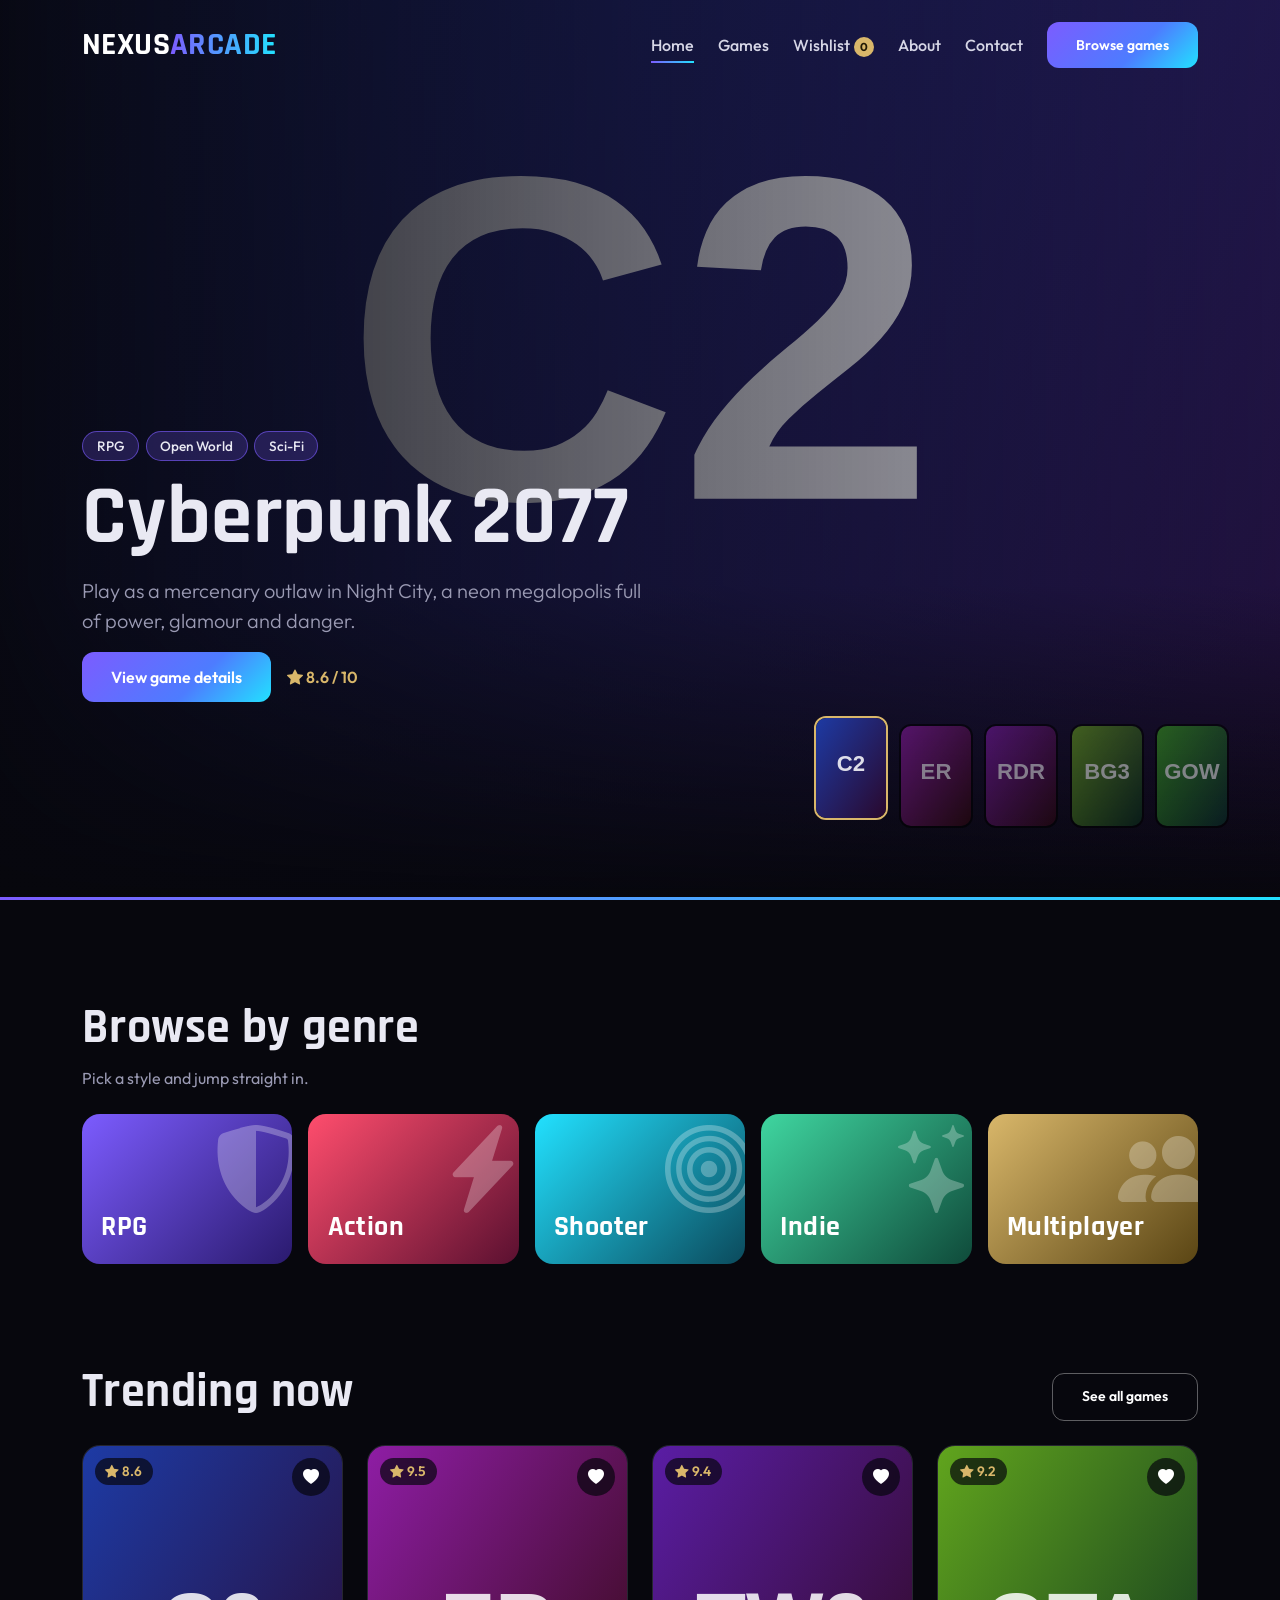
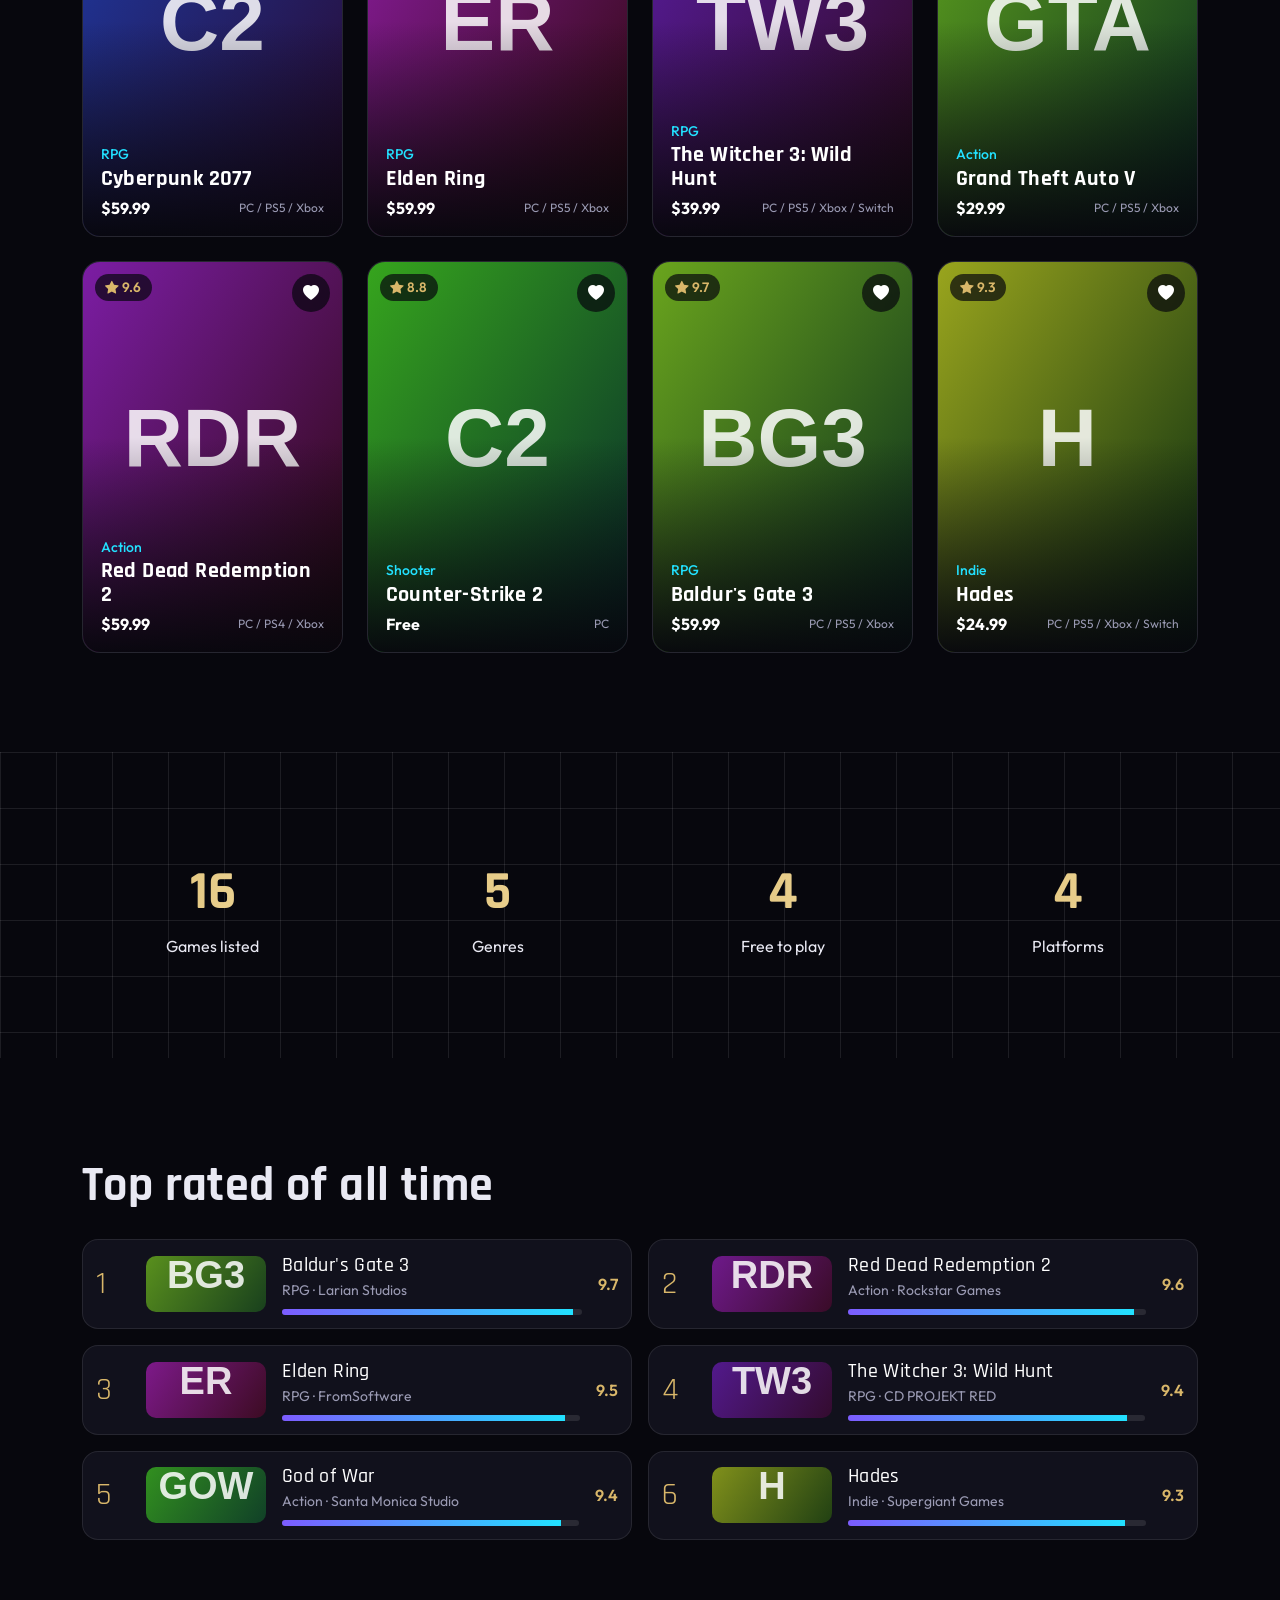
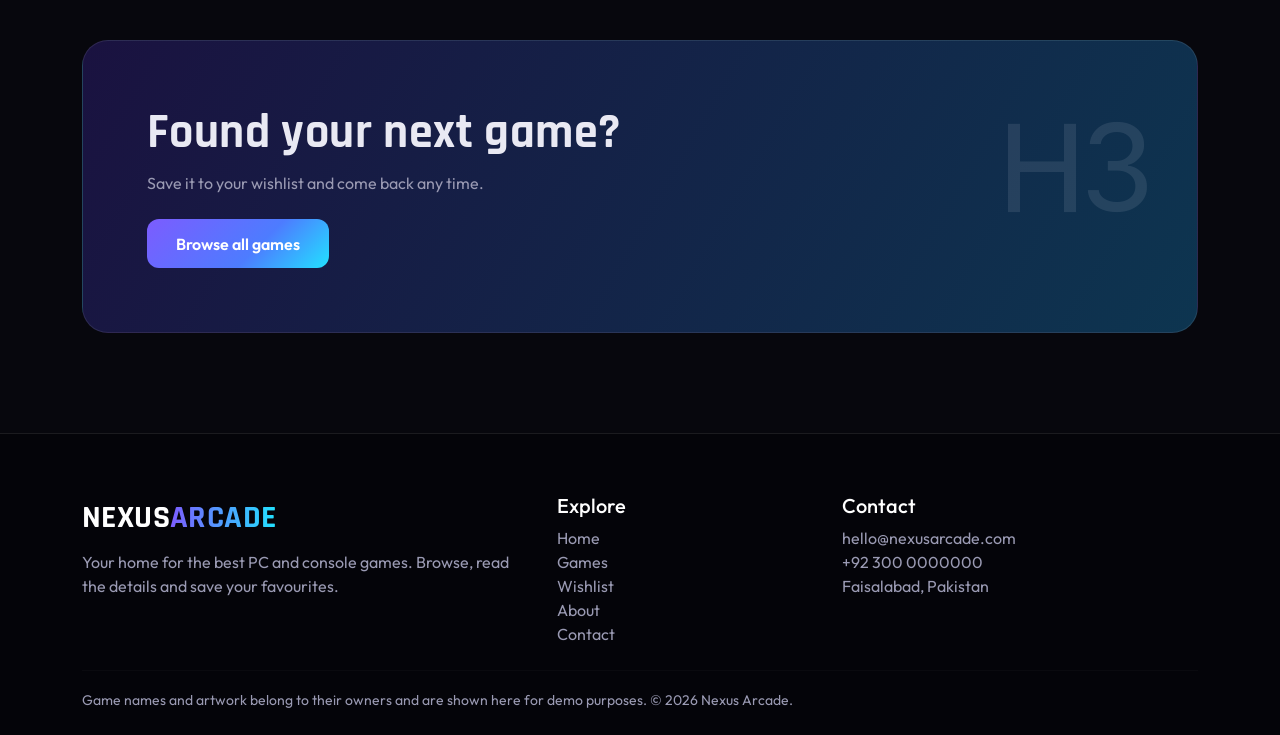
<file: index.html>
<!DOCTYPE html><html lang="en"><head><meta charset="UTF-8"><meta name="viewport" content="width=device-width,initial-scale=1"><title>Home | Nexus Arcade</title><link href="https://cdn.jsdelivr.net/npm/bootstrap@5.3.3/dist/css/bootstrap.min.css" rel="stylesheet"><link href="https://cdn.jsdelivr.net/npm/bootstrap-icons@1.11.3/font/bootstrap-icons.min.css" rel="stylesheet"><link href="https://fonts.googleapis.com/css2?family=Outfit:wght@400;500;600&family=Rajdhani:wght@600;700&display=swap" rel="stylesheet"><link href="css/style.css" rel="stylesheet"></head><body class=""><div id="nav"></div><header class="hero"><div id="slides"></div><div class="thumbs" id="thumbs"></div><div class="prog" id="prog"></div></header>
<section class="sec"><div class="container"><div class="d-flex justify-content-between align-items-end mb-4 rv"><div><h2>Browse by genre</h2><p class="mu m-0">Pick a style and jump straight in.</p></div></div><div class="row g-3" id="gen"></div></div></section>
<section class="sec pt-0"><div class="container"><div class="d-flex justify-content-between align-items-end mb-4 rv"><h2 class="m-0">Trending now</h2><a href="games.html" class="btn btn-line btn-sm">See all games</a></div><div class="row g-3 g-lg-4" id="tr"></div></div></section>
<section class="sec grid-bg"><div class="container"><div class="row g-4 text-center" id="st"></div></div></section>
<section class="sec"><div class="container"><h2 class="mb-4 rv">Top rated of all time</h2><div class="row g-3" id="top"></div></div></section>
<section class="sec pt-0"><div class="container"><div class="cta rv"><h2>Found your next game?</h2><p class="mu mb-4">Save it to your wishlist and come back any time.</p><a href="games.html" class="btn btn-nx">Browse all games</a></div></div></section><div id="foot"></div><script src="https://cdn.jsdelivr.net/npm/bootstrap@5.3.3/dist/js/bootstrap.bundle.min.js"></script><script src="js/main.js"></script><script>
const F=["cyberpunk-2077","elden-ring","red-dead-2","baldurs-gate-3","god-of-war"].map(i=>G.find(x=>x.id==i));
$("#slides").innerHTML=F.map((g,i)=>`<div class="slide ${i?"":"on"}">${pic(g,"hero","bg")}<div class="txt"><div class="container"><div class="mb-3"><span class="pill">${g.g}</span>${g.tg.slice(0,2).map(t=>`<span class="pill">${t}</span>`).join("")}</div><h1>${g.n}</h1><p class="lead mu my-3" style="max-width:560px">${g.t}</p><div class="d-flex flex-wrap align-items-center gap-3"><a class="btn btn-nx" href="game.html?id=${g.id}">View game details</a><span class="stars"><i class="bi bi-star-fill"></i> ${g.r} / 10</span></div></div></div></div>`).join("");
$("#thumbs").innerHTML=F.map((g,i)=>`<button class="${i?"":"on"}" data-i="${i}" aria-label="${g.n}">${pic(g,"cover","")}</button>`).join("");
let cur=0,tm;function go(i){cur=(i+F.length)%F.length;$$(".slide").forEach((s,j)=>s.classList.toggle("on",j==cur));$$("#thumbs button").forEach((s,j)=>s.classList.toggle("on",j==cur));const p=$("#prog");p.classList.remove("run");void p.offsetWidth;p.classList.add("run");clearTimeout(tm);tm=setTimeout(()=>go(cur+1),6000)}
$("#thumbs").onclick=e=>{const b=e.target.closest("button");if(b)go(+b.dataset.i)};go(0);
const GN=[["RPG","#7c5cff","#2a1a6e","bi-shield-shaded"],["Action","#ff4d6d","#5a1030","bi-lightning-charge-fill"],["Shooter","#22e1ff","#0b4a5c","bi-bullseye"],["Indie","#3fd6a0","#0f4a3a","bi-stars"],["Multiplayer","#d9b76a","#5a4514","bi-people-fill"]];
$("#gen").innerHTML=GN.map(x=>`<div class="col-6 col-md-4 col-lg rv"><a class="genre" href="games.html?g=${x[0]}" style="--c1:${x[1]};--c2:${x[2]}"><i class="bi ${x[3]}"></i><h3>${x[0]}</h3></a></div>`).join("");
$("#tr").innerHTML=G.slice(0,8).map(card).join("");
$("#st").innerHTML=[[G.length,"Games listed"],[GN.length,"Genres"],[G.filter(x=>!x.p).length,"Free to play"],["4","Platforms"]].map(s=>`<div class="col-6 col-md-3 stat rv"><b>${s[0]}</b>${s[1]}</div>`).join("");
$("#top").innerHTML=[...G].sort((a,b)=>b.r-a.r).slice(0,6).map((g,i)=>`<div class="col-lg-6 rv"><a class="rank" href="game.html?id=${g.id}"><span class="no">${i+1}</span>${pic(g,"s1","")}<div class="flex-grow-1"><h3 class="h5 m-0">${g.n}</h3><small class="mu">${g.g} · ${g.dev}</small><div class="bar mt-2"><i style="width:${g.r*10}%"></i></div></div><b class="stars">${g.r}</b></a></div>`).join("");
reveal();</script></body></html>
</file>
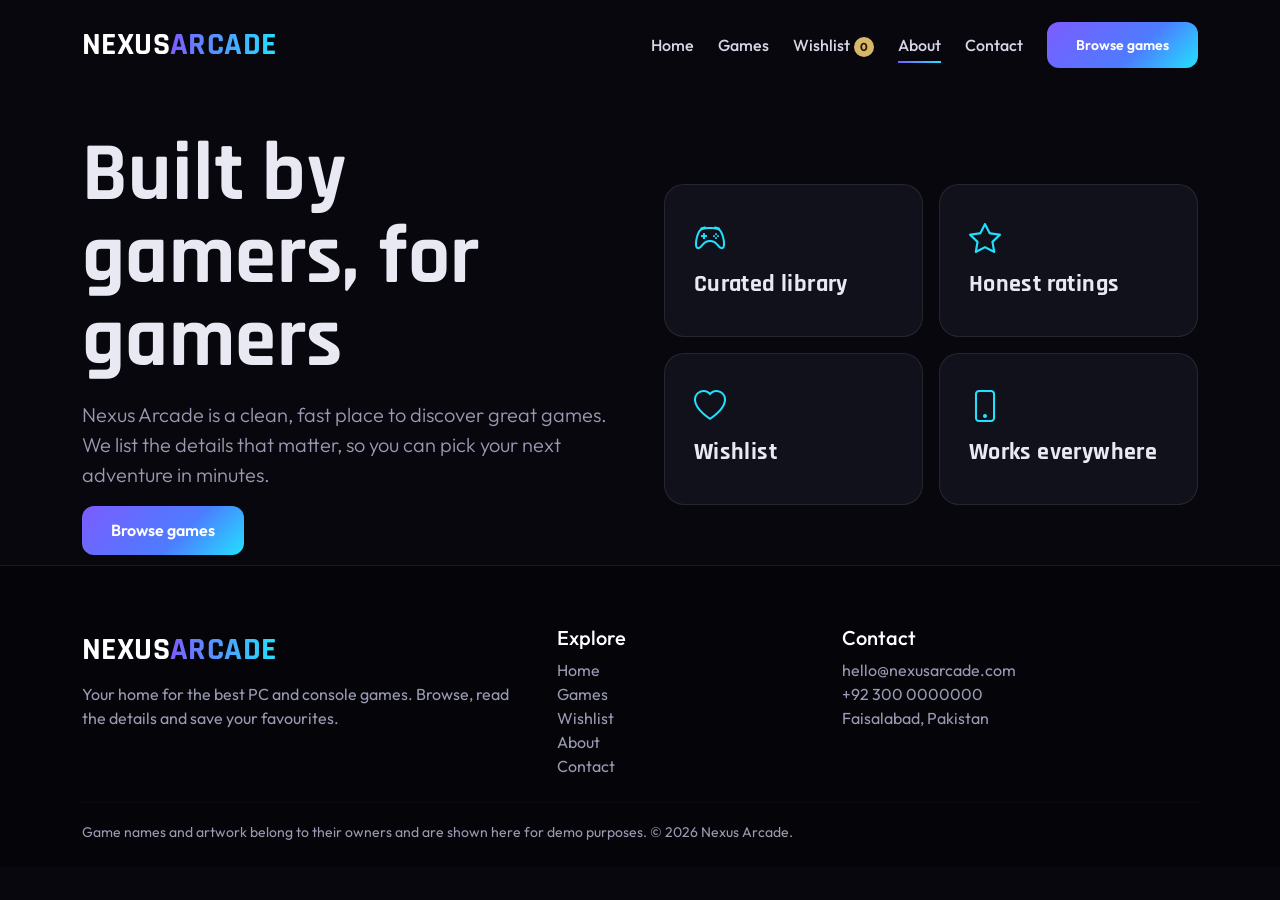
<file: about.html>
<!DOCTYPE html><html lang="en"><head><meta charset="UTF-8"><meta name="viewport" content="width=device-width,initial-scale=1"><title>About | Nexus Arcade</title><link href="https://cdn.jsdelivr.net/npm/bootstrap@5.3.3/dist/css/bootstrap.min.css" rel="stylesheet"><link href="https://cdn.jsdelivr.net/npm/bootstrap-icons@1.11.3/font/bootstrap-icons.min.css" rel="stylesheet"><link href="https://fonts.googleapis.com/css2?family=Outfit:wght@400;500;600&family=Rajdhani:wght@600;700&display=swap" rel="stylesheet"><link href="css/style.css" rel="stylesheet"></head><body class="inner"><div id="nav"></div><section class="phead"><div class="container"><div class="row g-5 align-items-center"><div class="col-lg-6 rv"><h1>Built by gamers, for gamers</h1><p class="lead mu mt-3">Nexus Arcade is a clean, fast place to discover great games. We list the details that matter, so you can pick your next adventure in minutes.</p><a href="games.html" class="btn btn-nx">Browse games</a></div><div class="col-lg-6"><div class="row g-3"><div class="col-6 rv"><div class="feat"><i class="bi bi-controller"></i><h4 class="mt-2">Curated library</h4></div></div><div class="col-6 rv"><div class="feat"><i class="bi bi-star"></i><h4 class="mt-2">Honest ratings</h4></div></div><div class="col-6 rv"><div class="feat"><i class="bi bi-heart"></i><h4 class="mt-2">Wishlist</h4></div></div><div class="col-6 rv"><div class="feat"><i class="bi bi-phone"></i><h4 class="mt-2">Works everywhere</h4></div></div></div></div></div></div></section><div id="foot"></div><script src="https://cdn.jsdelivr.net/npm/bootstrap@5.3.3/dist/js/bootstrap.bundle.min.js"></script><script src="js/main.js"></script><script>reveal()</script></body></html>
</file>
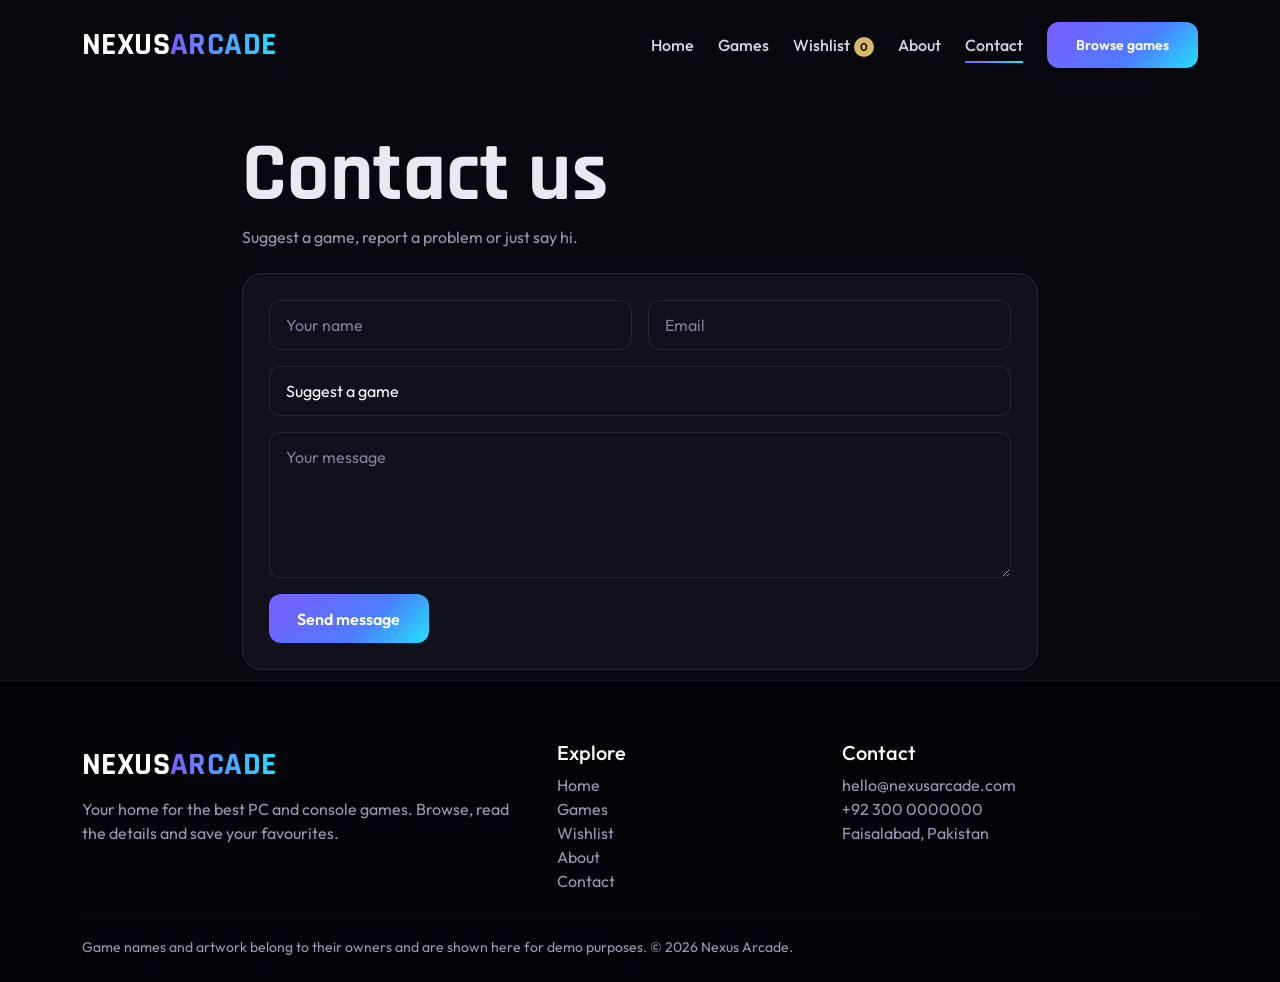
<file: contact.html>
<!DOCTYPE html><html lang="en"><head><meta charset="UTF-8"><meta name="viewport" content="width=device-width,initial-scale=1"><title>Contact | Nexus Arcade</title><link href="https://cdn.jsdelivr.net/npm/bootstrap@5.3.3/dist/css/bootstrap.min.css" rel="stylesheet"><link href="https://cdn.jsdelivr.net/npm/bootstrap-icons@1.11.3/font/bootstrap-icons.min.css" rel="stylesheet"><link href="https://fonts.googleapis.com/css2?family=Outfit:wght@400;500;600&family=Rajdhani:wght@600;700&display=swap" rel="stylesheet"><link href="css/style.css" rel="stylesheet"></head><body class="inner"><div id="nav"></div><section class="phead"><div class="container" style="max-width:820px"><h1 class="rv">Contact us</h1><p class="mu">Suggest a game, report a problem or just say hi.</p><form id="f" class="box mt-4 needs-validation" novalidate><div class="row g-3"><div class="col-md-6"><input id="n" class="form-control" placeholder="Your name" required></div><div class="col-md-6"><input id="e" type="email" class="form-control" placeholder="Email" required></div><div class="col-12"><select id="t" class="form-select"><option>Suggest a game</option><option>Report a problem</option><option>General question</option></select></div><div class="col-12"><textarea id="m" rows="5" class="form-control" placeholder="Your message" required></textarea></div><div class="col-12"><button class="btn btn-nx">Send message</button></div></div></form></div></section><div id="foot"></div><script src="https://cdn.jsdelivr.net/npm/bootstrap@5.3.3/dist/js/bootstrap.bundle.min.js"></script><script src="js/main.js"></script><script>$("#f").onsubmit=e=>{e.preventDefault();const f=e.target;if(!f.checkValidity()){f.classList.add("was-validated");return}let a=[];try{a=JSON.parse(localStorage.getItem("nx_messages")||"[]")}catch(x){}a.push({n:$("#n").value.trim(),e:$("#e").value.trim(),t:$("#t").value,m:$("#m").value.trim(),at:Date.now()});localStorage.setItem("nx_messages",JSON.stringify(a));f.reset();f.classList.remove("was-validated");toast("Message sent. Thank you!")};reveal()</script></body></html>
</file>
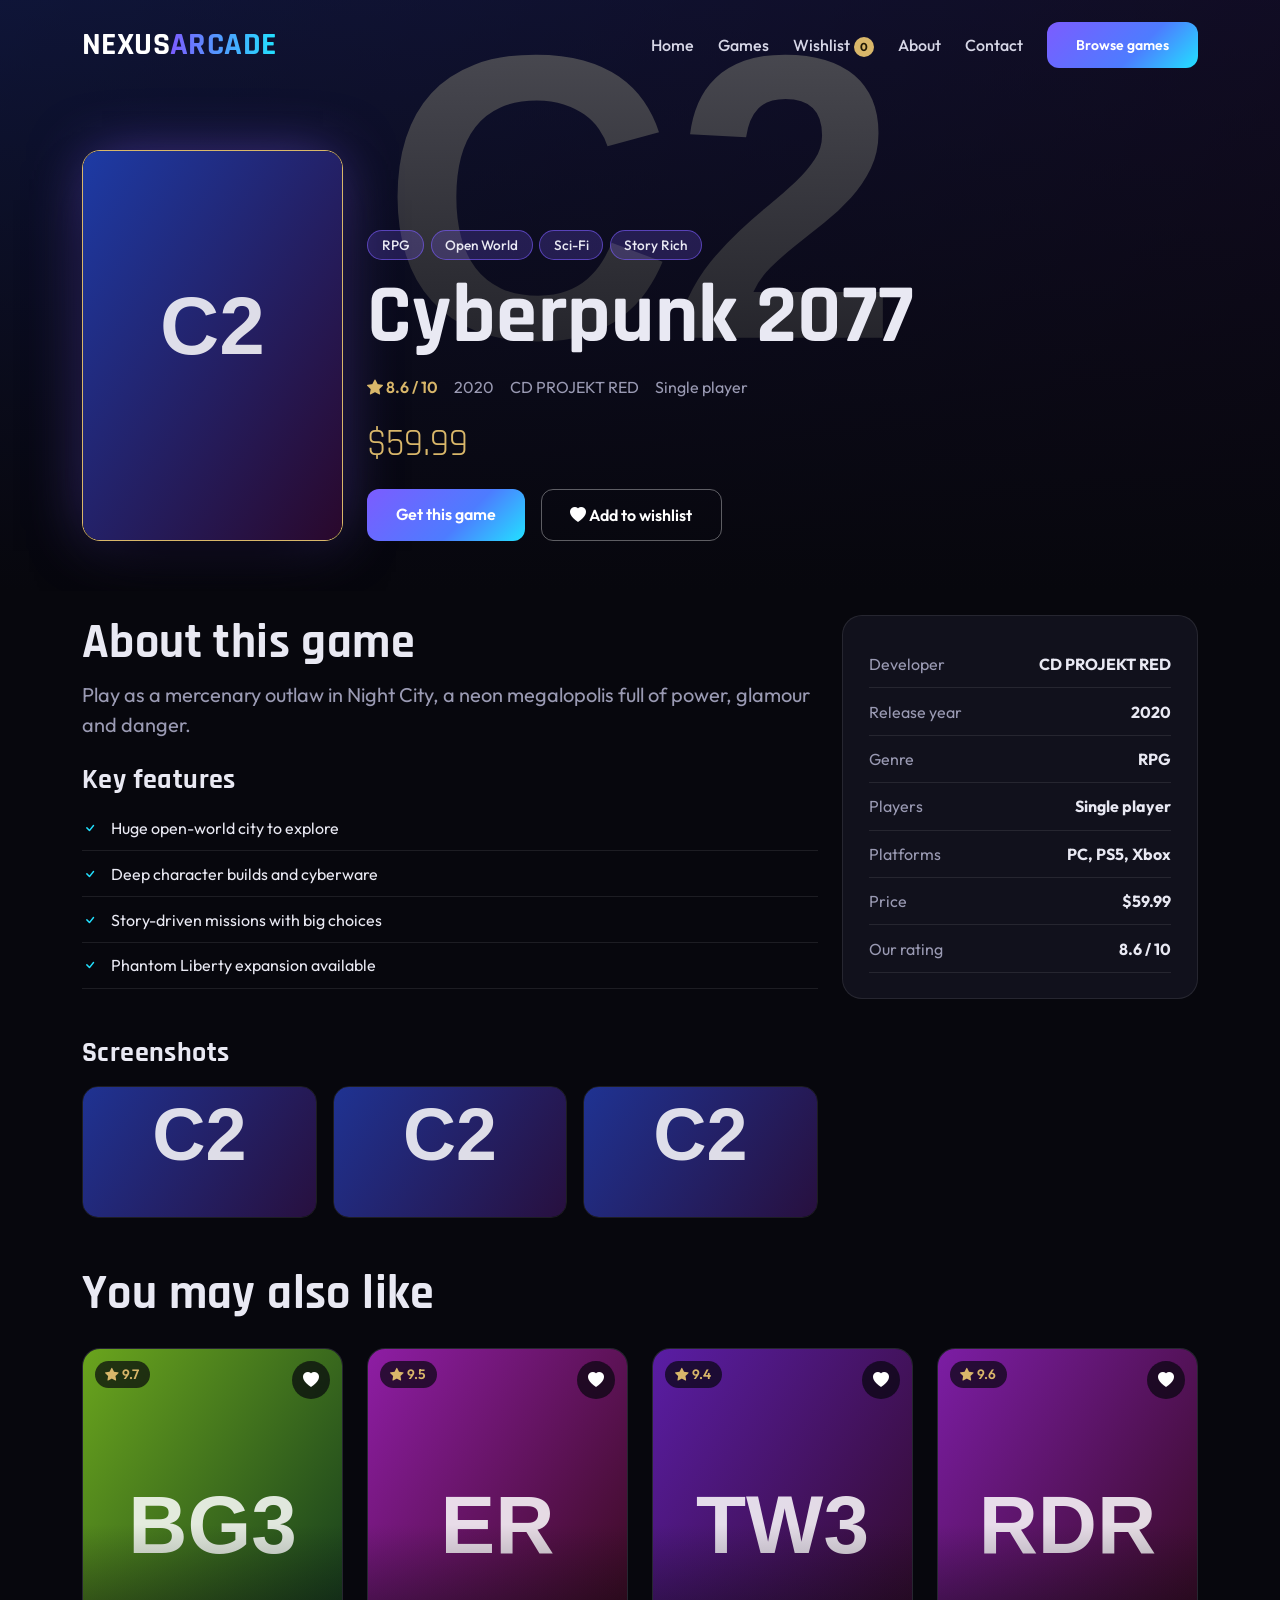
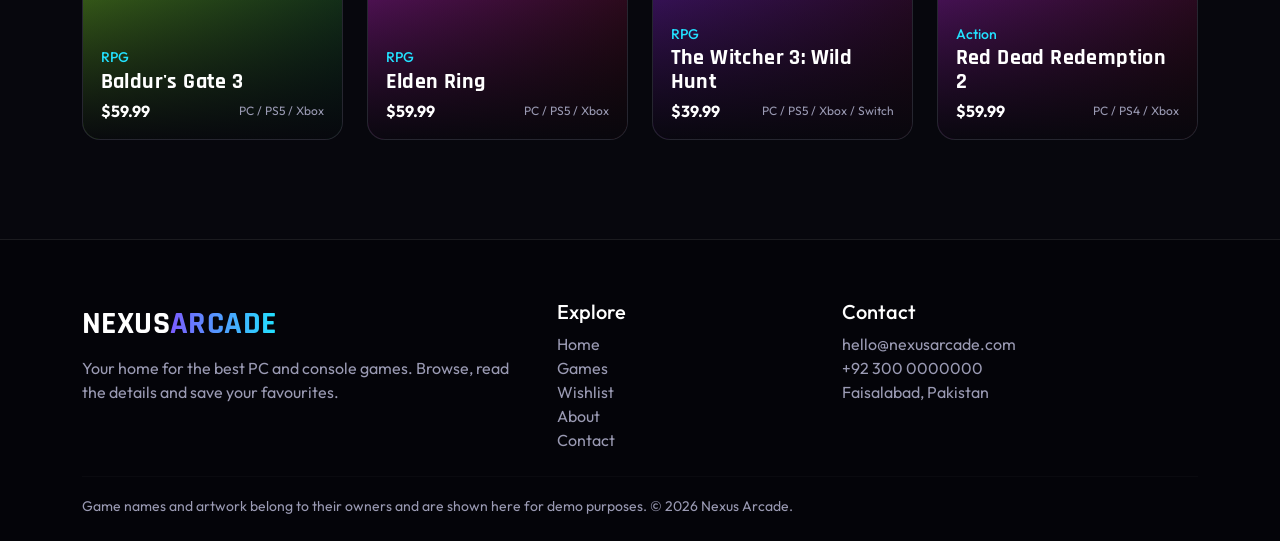
<file: game.html>
<!DOCTYPE html><html lang="en"><head><meta charset="UTF-8"><meta name="viewport" content="width=device-width,initial-scale=1"><title>Game | Nexus Arcade</title><link href="https://cdn.jsdelivr.net/npm/bootstrap@5.3.3/dist/css/bootstrap.min.css" rel="stylesheet"><link href="https://cdn.jsdelivr.net/npm/bootstrap-icons@1.11.3/font/bootstrap-icons.min.css" rel="stylesheet"><link href="https://fonts.googleapis.com/css2?family=Outfit:wght@400;500;600&family=Rajdhani:wght@600;700&display=swap" rel="stylesheet"><link href="css/style.css" rel="stylesheet"></head><body class="inner"><div id="nav"></div><header class="gh" id="gh"></header>
<section class="sec pt-4"><div class="container"><div class="row g-4"><div class="col-lg-8"><h2>About this game</h2><p class="mu fs-5" id="ab"></p><h3 class="mt-4">Key features</h3><ul class="hl" id="ft"></ul><h3 class="mt-5 mb-3">Screenshots</h3><div class="row g-3" id="gal"></div></div><div class="col-lg-4"><div class="box" id="sp"></div></div></div>
<h2 class="mt-5 mb-4">You may also like</h2><div class="row g-3 g-lg-4" id="rel"></div></div></section><div id="foot"></div><script src="https://cdn.jsdelivr.net/npm/bootstrap@5.3.3/dist/js/bootstrap.bundle.min.js"></script><script src="js/main.js"></script><script>
const g=G.find(x=>x.id==new URLSearchParams(location.search).get("id"))||G[0],on=W().includes(g.id);document.title=g.n+" | Nexus Arcade";
$("#gh").innerHTML=`${pic(g,"hero","bg")}<div class="container"><div class="row g-4 align-items-end"><div class="col-6 col-md-4 col-lg-3">${pic(g,"cover","cover")}</div><div class="col-md-8 col-lg-9"><div class="mb-3"><span class="pill">${g.g}</span>${g.tg.map(t=>`<span class="pill">${t}</span>`).join("")}</div><h1>${g.n}</h1><div class="d-flex flex-wrap gap-3 my-3 mu"><span class="stars"><i class="bi bi-star-fill"></i> ${g.r} / 10</span><span>${g.y}</span><span>${g.dev}</span><span>${g.pc}</span></div><div class="price mb-3">${money(g.p)}</div><div class="d-flex flex-wrap gap-3"><a class="btn btn-nx" target="_blank" rel="noopener" href="https://store.steampowered.com/app/${g.a}">Get this game</a><button class="btn btn-line ${on?"on":""}" data-w="${g.id}"><i class="bi bi-heart-fill"></i> <span class="wt">${on?"In your wishlist":"Add to wishlist"}</span></button></div></div></div></div>`;
$("#ab").textContent=g.t;$("#ft").innerHTML=g.f.map(x=>`<li>${x}</li>`).join("");
$("#gal").innerHTML=["s1","s2","s3"].map(k=>`<div class="col-md-4"><div class="gp">${pic(g,k,"")}</div></div>`).join("");
$("#sp").innerHTML=[["Developer",g.dev],["Release year",g.y],["Genre",g.g],["Players",g.pc],["Platforms",g.pl.join(", ")],["Price",money(g.p)],["Our rating",g.r+" / 10"]].map(s=>`<div class="spec"><span>${s[0]}</span><b class="text-end">${s[1]}</b></div>`).join("");
$("#rel").innerHTML=G.filter(x=>x.id!=g.id).sort((a,b)=>(b.g==g.g)-(a.g==g.g)||b.r-a.r).slice(0,4).map(card).join("");reveal();</script></body></html>
</file>
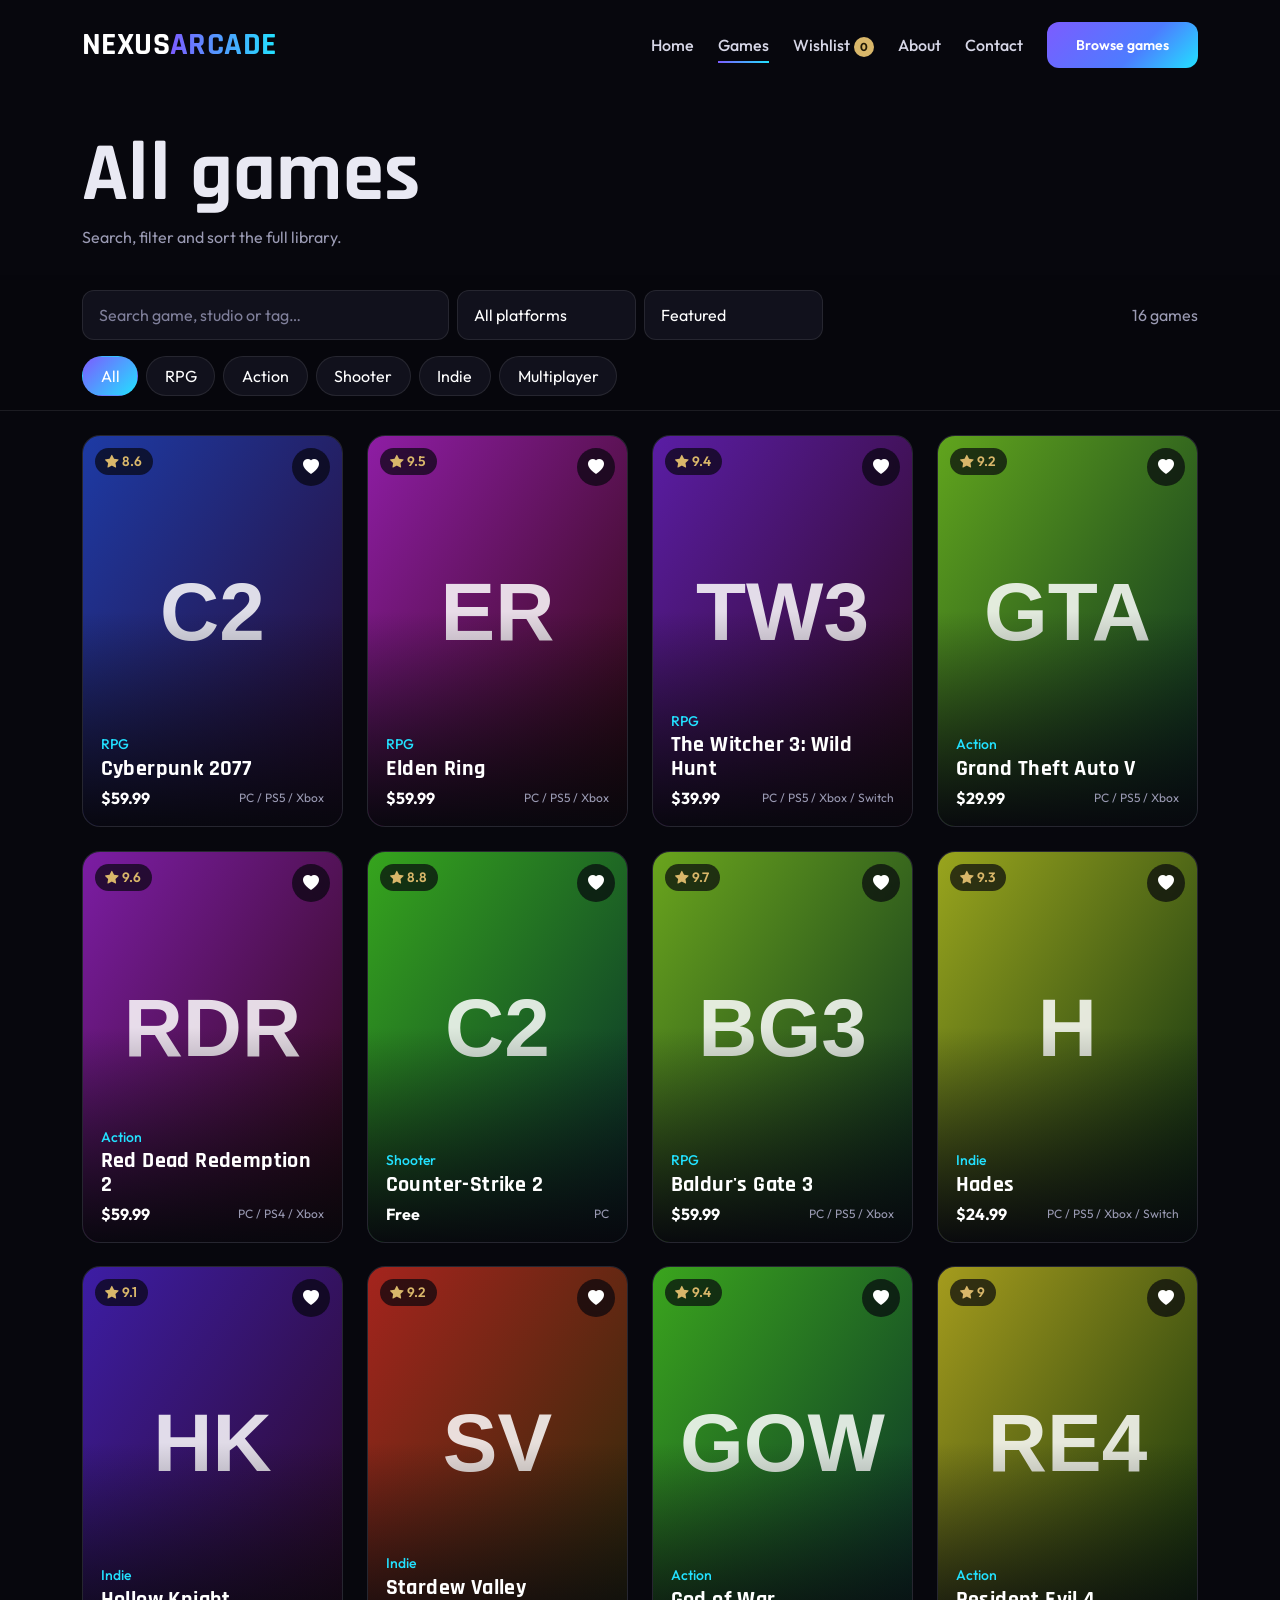
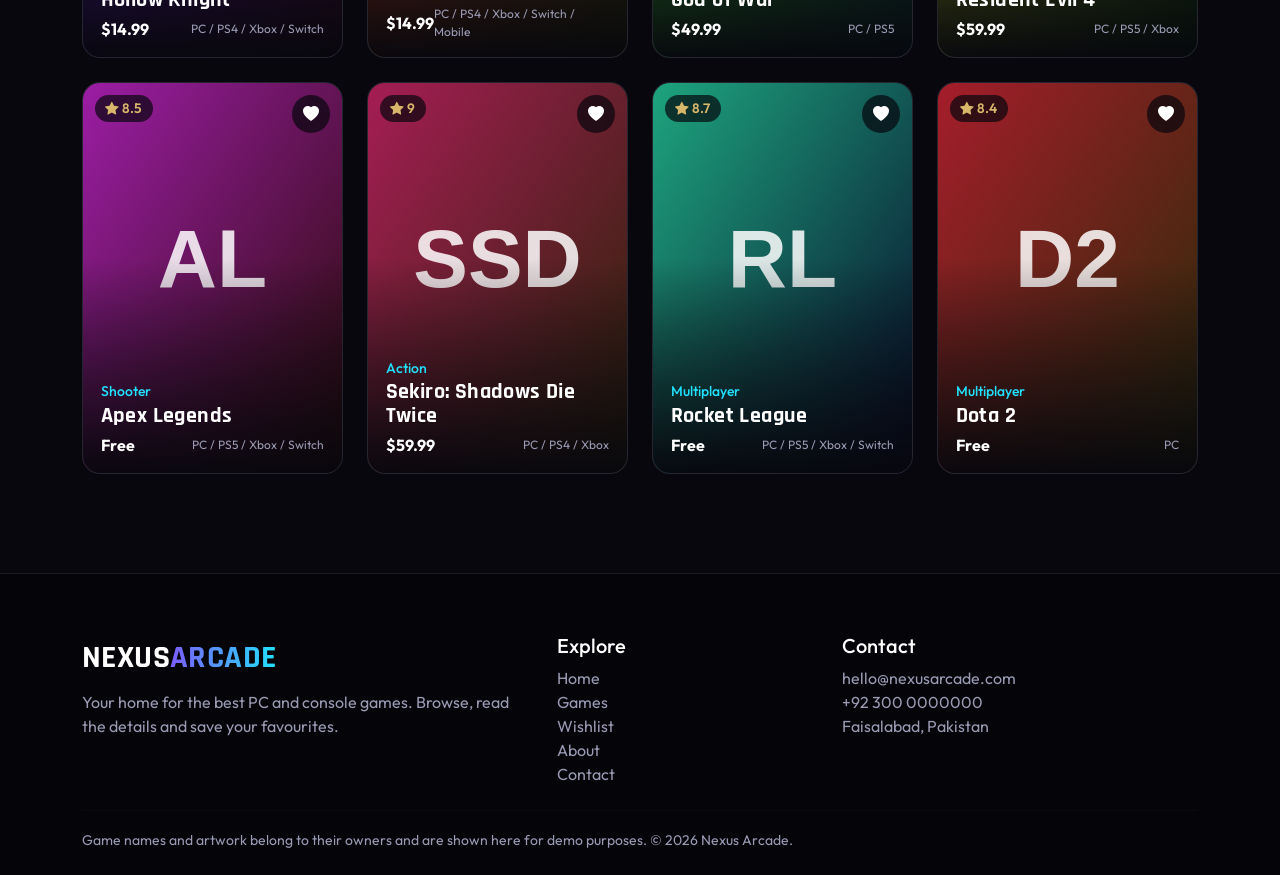
<file: games.html>
<!DOCTYPE html><html lang="en"><head><meta charset="UTF-8"><meta name="viewport" content="width=device-width,initial-scale=1"><title>Games | Nexus Arcade</title><link href="https://cdn.jsdelivr.net/npm/bootstrap@5.3.3/dist/css/bootstrap.min.css" rel="stylesheet"><link href="https://cdn.jsdelivr.net/npm/bootstrap-icons@1.11.3/font/bootstrap-icons.min.css" rel="stylesheet"><link href="https://fonts.googleapis.com/css2?family=Outfit:wght@400;500;600&family=Rajdhani:wght@600;700&display=swap" rel="stylesheet"><link href="css/style.css" rel="stylesheet"></head><body class="inner"><div id="nav"></div><section class="phead"><div class="container"><h1 class="rv">All games</h1><p class="mu">Search, filter and sort the full library.</p></div></section>
<div class="fbar"><div class="container"><div class="row g-2 align-items-center"><div class="col-lg-4"><input id="q" class="form-control" placeholder="Search game, studio or tag…"></div><div class="col-6 col-lg-2"><select id="pf" class="form-select"><option value="">All platforms</option></select></div><div class="col-6 col-lg-2"><select id="s" class="form-select"><option value="0">Featured</option><option value="1">Top rated</option><option value="2">Price: low to high</option><option value="3">Price: high to low</option><option value="4">Newest</option></select></div><div class="col-lg-4 text-lg-end mu" id="cnt"></div></div><div class="d-flex flex-wrap gap-2 mt-3" id="chips"></div></div></div>
<section class="sec pt-4"><div class="container"><div class="row g-3 g-lg-4" id="grid"></div></div></section><div id="foot"></div><script src="https://cdn.jsdelivr.net/npm/bootstrap@5.3.3/dist/js/bootstrap.bundle.min.js"></script><script src="js/main.js"></script><script>
const gs=["All",...new Set(G.map(x=>x.g))];let gen=new URLSearchParams(location.search).get("g")||"All";if(!gs.includes(gen))gen="All";
$("#pf").innerHTML+=[...new Set(G.flatMap(x=>x.pl))].map(p=>`<option>${p}</option>`).join("");
function chips(){$("#chips").innerHTML=gs.map(x=>`<button class="chip ${x==gen?"on":""}" data-g="${x}">${x}</button>`).join("")}
$("#chips").onclick=e=>{const b=e.target.closest(".chip");if(b){gen=b.dataset.g;chips();draw()}};
function draw(){const q=$("#q").value.toLowerCase(),p=$("#pf").value,s=$("#s").value;let a=G.filter(x=>(gen=="All"||x.g==gen)&&(!p||x.pl.includes(p))&&(x.n+x.dev+x.tg.join(" ")).toLowerCase().includes(q));const so={1:(x,y)=>y.r-x.r,2:(x,y)=>x.p-y.p,3:(x,y)=>y.p-x.p,4:(x,y)=>y.y-x.y};if(so[s])a.sort(so[s]);$("#cnt").textContent=a.length+" games";$("#grid").innerHTML=a.length?a.map(card).join(""):`<p class="empty">No games match. Try another search or filter.</p>`;reveal()}
$("#q").oninput=$("#pf").onchange=$("#s").onchange=draw;chips();draw();</script></body></html>
</file>
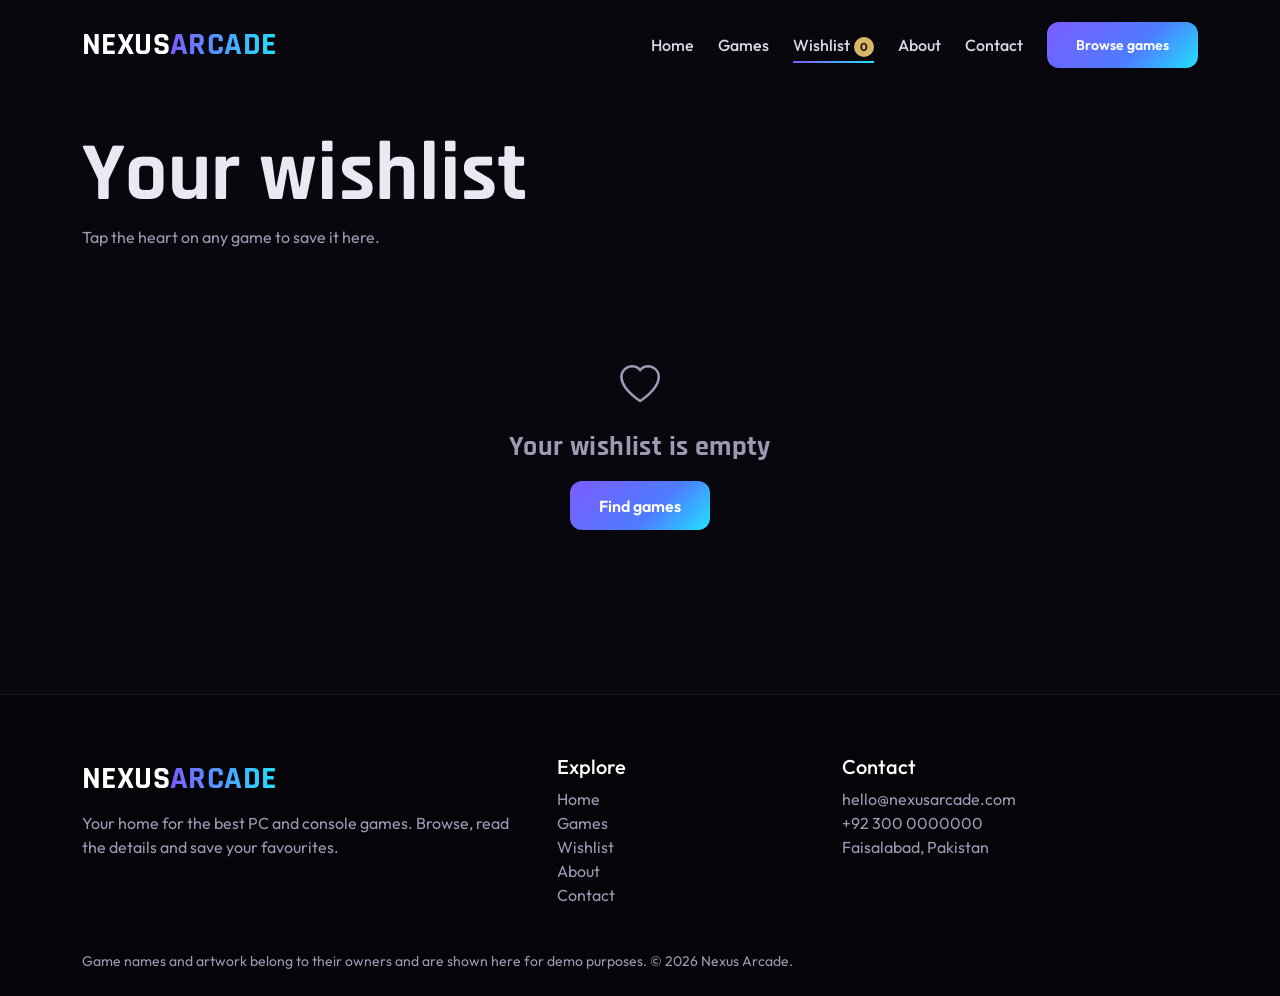
<file: wishlist.html>
<!DOCTYPE html><html lang="en"><head><meta charset="UTF-8"><meta name="viewport" content="width=device-width,initial-scale=1"><title>Wishlist | Nexus Arcade</title><link href="https://cdn.jsdelivr.net/npm/bootstrap@5.3.3/dist/css/bootstrap.min.css" rel="stylesheet"><link href="https://cdn.jsdelivr.net/npm/bootstrap-icons@1.11.3/font/bootstrap-icons.min.css" rel="stylesheet"><link href="https://fonts.googleapis.com/css2?family=Outfit:wght@400;500;600&family=Rajdhani:wght@600;700&display=swap" rel="stylesheet"><link href="css/style.css" rel="stylesheet"></head><body class="inner"><div id="nav"></div><section class="phead"><div class="container"><h1 class="rv">Your wishlist</h1><p class="mu" id="sum"></p></div></section><section class="sec pt-3"><div class="container"><div class="row g-3 g-lg-4" id="wl"></div></div></section><div id="foot"></div><script src="https://cdn.jsdelivr.net/npm/bootstrap@5.3.3/dist/js/bootstrap.bundle.min.js"></script><script src="js/main.js"></script><script>
function render(){const a=G.filter(x=>W().includes(x.id));$("#wl").innerHTML=a.length?a.map(card).join(""):`<div class="empty"><i class="bi bi-heart fs-1"></i><h3 class="mt-3">Your wishlist is empty</h3><a class="btn btn-nx mt-2" href="games.html">Find games</a></div>`;$("#sum").textContent=a.length?a.length+" games saved, total $"+a.reduce((s,x)=>s+x.p,0).toFixed(2):"Tap the heart on any game to save it here.";reveal()}
window.onW=render;render();</script></body></html>
</file>
<file: css/style.css>
:root{--bg:#07070d;--card:#11111c;--line:rgba(255,255,255,.09);--vio:#7c5cff;--cy:#22e1ff;--gold:#d9b76a;--tx:#e9e9f3;--mu:#9a9ab3}
html{scroll-behavior:smooth}
body{font-family:'Outfit',sans-serif;background:var(--bg);color:var(--tx);overflow-x:hidden}
body.inner{padding-top:84px}
h1,h2,h3,h4,.brand{font-family:'Rajdhani',sans-serif;font-weight:700;letter-spacing:.4px}
h1{font-size:clamp(2.6rem,7vw,5.2rem);line-height:1}
h2{font-size:clamp(2rem,4.5vw,3rem)}
a{color:inherit}
.mu{color:var(--mu)}
.sec{padding:clamp(56px,8vw,100px) 0}
.grid-bg{background-image:linear-gradient(var(--line) 1px,transparent 1px),linear-gradient(90deg,var(--line) 1px,transparent 1px);background-size:56px 56px}
/* nav */
.nx-nav{padding:1rem 0;transition:.4s}
.nx-nav.solid{background:rgba(7,7,13,.88);backdrop-filter:blur(14px);padding:.5rem 0;border-bottom:1px solid var(--line)}
.brand{font-size:2rem;color:#fff!important;text-decoration:none}.brand span{background:linear-gradient(90deg,var(--vio),var(--cy));-webkit-background-clip:text;background-clip:text;color:transparent}
.nx-nav .nav-link{position:relative;color:#d6d6e6!important;font-weight:500}
.nx-nav .nav-link::after{content:"";position:absolute;left:.5rem;right:.5rem;bottom:2px;height:2px;background:linear-gradient(90deg,var(--vio),var(--cy));transform:scaleX(0);transform-origin:left;transition:transform .35s}
.nx-nav .nav-link:hover::after,.nx-nav .nav-link.active::after{transform:scaleX(1)}
.wc{display:inline-grid;place-items:center;min-width:20px;height:20px;border-radius:10px;background:var(--gold);color:#221a05;font-size:.72rem;font-weight:700;margin-left:4px;padding:0 5px}
@media(max-width:991px){.nx-nav .navbar-collapse{background:rgba(7,7,13,.96);border:1px solid var(--line);border-radius:14px;padding:.8rem 1.2rem;margin-top:.6rem}}
/* buttons */
.btn-nx{position:relative;overflow:hidden;border:0;border-radius:12px;padding:.8rem 1.8rem;font-weight:600;color:#fff;background:linear-gradient(135deg,var(--vio),#4d7cff 60%,var(--cy));transition:transform .3s,box-shadow .3s}
.btn-nx::before{content:"";position:absolute;top:0;left:-80%;width:50%;height:100%;background:linear-gradient(100deg,transparent,rgba(255,255,255,.55),transparent);transform:skewX(-20deg);transition:left .7s}
.btn-nx:hover{transform:translateY(-3px);box-shadow:0 14px 34px -8px rgba(124,92,255,.8);color:#fff}.btn-nx:hover::before{left:140%}
.btn-line{border:1.5px solid rgba(255,255,255,.35);color:#fff;border-radius:12px;padding:.8rem 1.8rem;font-weight:600;background:transparent;transition:.3s}
.btn-line:hover{border-color:var(--gold);color:var(--gold);transform:translateY(-3px)}
.btn-line.on{border-color:var(--gold);color:var(--gold)}
/* hero slider */
.hero{position:relative;height:100vh;min-height:620px;overflow:hidden}
.slide{position:absolute;inset:0;opacity:0;visibility:hidden;transition:opacity 1.2s,visibility 1.2s}
.slide.on{opacity:1;visibility:visible}
.slide .bg{position:absolute;inset:0;width:100%;height:100%;object-fit:cover}
.slide.on .bg{animation:kb 9s ease-out both}
@keyframes kb{from{transform:scale(1.02)}to{transform:scale(1.14)}}
.slide::after{content:"";position:absolute;inset:0;background:linear-gradient(90deg,rgba(7,7,13,.95) 0%,rgba(7,7,13,.55) 50%,rgba(7,7,13,.2) 100%),linear-gradient(0deg,var(--bg) 0%,transparent 35%)}
.slide .txt{position:absolute;z-index:2;left:0;right:0;bottom:22%}
.slide.on .txt>*{animation:up .9s both}.slide.on .txt>*:nth-child(2){animation-delay:.12s}.slide.on .txt>*:nth-child(3){animation-delay:.24s}.slide.on .txt>*:nth-child(4){animation-delay:.36s}
@keyframes up{from{opacity:0;transform:translateY(34px)}}
.pill{display:inline-block;padding:.25rem .85rem;border-radius:50px;font-size:.85rem;font-weight:500;background:rgba(124,92,255,.22);border:1px solid rgba(124,92,255,.6);margin-right:.4rem}
.stars{color:var(--gold);font-weight:600}
.thumbs{position:absolute;z-index:3;right:4%;bottom:8%;display:flex;gap:.7rem}
.thumbs button{width:74px;height:104px;border:2px solid transparent;border-radius:12px;overflow:hidden;padding:0;background:#000;opacity:.55;transition:.4s;position:relative}
.thumbs button img{width:100%;height:100%;object-fit:cover}
.thumbs button:hover,.thumbs button.on{opacity:1;border-color:var(--gold);transform:translateY(-8px)}
.prog{position:absolute;z-index:3;left:0;bottom:0;height:3px;width:0;background:linear-gradient(90deg,var(--vio),var(--cy))}
.prog.run{animation:pg 6s linear both}@keyframes pg{to{width:100%}}
@media(max-width:768px){.thumbs{display:none}.slide .txt{bottom:14%}}
/* game card */
.gc{position:relative;display:block;aspect-ratio:2/3;border-radius:18px;overflow:hidden;background:var(--card);border:1px solid var(--line);text-decoration:none;color:#fff;transform:perspective(900px) rotateX(var(--rx,0)) rotateY(var(--ry,0));transition:transform .25s ease-out,box-shadow .4s,border-color .4s}
.gc:hover{border-color:var(--gold);box-shadow:0 30px 60px -25px rgba(124,92,255,.75),0 0 0 1px rgba(217,183,106,.5);color:#fff}
.gc .art,.gc .ph{position:absolute;inset:0;width:100%;height:100%;object-fit:cover}
.gc .ph{transition:transform 1s cubic-bezier(.2,.8,.2,1)}.gc:hover .ph{transform:scale(1.1)}
.gc .gl{position:absolute;inset:0;background:radial-gradient(circle at var(--mx,50%) var(--my,50%),rgba(255,255,255,.22),transparent 45%);opacity:0;transition:.3s;pointer-events:none}.gc:hover .gl{opacity:1}
.gc::after{content:"";position:absolute;inset:0;background:linear-gradient(180deg,transparent 45%,rgba(7,7,13,.96) 100%);pointer-events:none}
.gc .rt{position:absolute;z-index:3;top:12px;left:12px;padding:.2rem .65rem;border-radius:50px;font-size:.85rem;font-weight:600;background:rgba(7,7,13,.7);backdrop-filter:blur(6px);color:var(--gold)}
.hb{position:absolute;z-index:3;top:12px;right:12px;width:38px;height:38px;border-radius:50%;display:grid;place-items:center;background:rgba(7,7,13,.7);backdrop-filter:blur(6px);color:#fff;cursor:pointer;transition:.3s}
.hb:hover{transform:scale(1.15)}.hb.on{color:#ff4d6d}
.gc .inf{position:absolute;z-index:3;left:0;right:0;bottom:0;padding:1rem 1.1rem}
.gc .inf small{color:var(--cy);font-weight:500}
.gc h3{font-size:1.35rem;margin:.1rem 0 .3rem;line-height:1.1}
.gc .pl{font-size:.75rem;color:var(--mu)}
.gc .mo{max-height:0;opacity:0;overflow:hidden;font-size:.85rem;color:#d4d4e6;transition:.5s}
.gc:hover .mo{max-height:80px;opacity:1;margin-top:.5rem}
@media(hover:none){.gc .mo{display:none}}
/* misc blocks */
.genre{position:relative;display:flex;align-items:flex-end;height:150px;padding:1.2rem;border-radius:18px;overflow:hidden;text-decoration:none;color:#fff;background:linear-gradient(135deg,var(--c1),var(--c2));transition:.4s}
.genre i{position:absolute;right:-8px;top:-10px;font-size:5.5rem;opacity:.28;transition:.5s}
.genre:hover{transform:translateY(-8px);box-shadow:0 24px 40px -22px var(--c1);color:#fff}.genre:hover i{transform:scale(1.25) rotate(-10deg);opacity:.5}
.genre h3{margin:0}
.stat b{font-family:'Rajdhani',sans-serif;font-size:3.4rem;display:block;background:linear-gradient(90deg,var(--gold),#f5e1a8);-webkit-background-clip:text;background-clip:text;color:transparent}
.rank{display:flex;align-items:center;gap:1rem;padding:.8rem;border-radius:16px;border:1px solid var(--line);background:var(--card);text-decoration:none;color:#fff;transition:.4s}
.rank:hover{transform:translateX(10px);border-color:var(--gold);color:#fff}
.rank img{width:120px;height:56px;object-fit:cover;border-radius:10px;flex:none}
.rank .no{font-family:'Rajdhani',sans-serif;font-size:2rem;color:var(--gold);width:34px;flex:none}
.bar{height:6px;border-radius:6px;background:rgba(255,255,255,.1);overflow:hidden}.bar i{display:block;height:100%;background:linear-gradient(90deg,var(--vio),var(--cy))}
.cta{border-radius:26px;padding:clamp(2rem,6vw,4rem);background:linear-gradient(120deg,#1a1240,#0d3550);border:1px solid var(--line);position:relative;overflow:hidden}
.cta::after{content:"\F5F3";font-family:bootstrap-icons;position:absolute;right:4%;top:6%;font-size:9rem;opacity:.1;animation:fly 6s ease-in-out infinite alternate}
@keyframes fly{to{transform:translate(-24px,18px) rotate(-10deg)}}
.phead{padding:50px 0 10px}
.fbar{position:sticky;top:64px;z-index:20;background:rgba(7,7,13,.9);backdrop-filter:blur(12px);padding:.9rem 0;border-bottom:1px solid var(--line)}
.form-control,.form-select{background:var(--card);border:1px solid var(--line);color:#fff;border-radius:12px;padding:.75rem 1rem}
.form-control:focus,.form-select:focus{background:var(--card);color:#fff;border-color:var(--vio);box-shadow:0 0 0 .2rem rgba(124,92,255,.25)}
.form-control::placeholder{color:#7f7f9a}.form-select option{background:#11111c}
.chip{border:1px solid var(--line);background:var(--card);color:#fff;border-radius:50px;padding:.45rem 1.1rem;transition:.3s}
.chip:hover{border-color:var(--vio);transform:translateY(-3px)}
.chip.on{background:linear-gradient(135deg,var(--vio),var(--cy));border-color:transparent}
.empty{text-align:center;padding:4rem 1rem;color:var(--mu)}
/* game page */
.gh{position:relative;padding:60px 0 50px;margin-top:-84px;padding-top:150px;overflow:hidden}
.gh>.bg{position:absolute;inset:0;width:100%;height:100%;object-fit:cover;opacity:.55;animation:kb 20s ease-in-out infinite alternate}
.gh::after{content:"";position:absolute;inset:0;background:linear-gradient(180deg,rgba(7,7,13,.4),var(--bg))}
.gh .container{position:relative;z-index:2}
.cover{width:100%;max-width:300px;border-radius:18px;border:1px solid var(--gold);box-shadow:0 30px 60px -20px #000,0 0 60px -10px rgba(124,92,255,.6);transition:.5s}.cover:hover{transform:rotate(-2deg) scale(1.03)}
.price{font-family:'Rajdhani',sans-serif;font-size:2.4rem;color:var(--gold)}
.box{background:var(--card);border:1px solid var(--line);border-radius:20px;padding:1.6rem}
.spec{display:flex;justify-content:space-between;gap:1rem;padding:.7rem 0;border-bottom:1px solid var(--line)}.spec span:first-child{color:var(--mu)}
.hl{list-style:none;padding:0}.hl li{padding:.65rem 0 .65rem 1.8rem;position:relative;border-bottom:1px solid var(--line);transition:.3s}.hl li::before{content:"\F26E";font-family:bootstrap-icons;position:absolute;left:0;color:var(--cy)}.hl li:hover{padding-left:2.2rem}
.gp{overflow:hidden;border-radius:16px;aspect-ratio:16/9;border:1px solid var(--line)}.gp img{width:100%;height:100%;object-fit:cover;transition:transform 1s cubic-bezier(.2,.8,.2,1)}.gp:hover img{transform:scale(1.14)}
.feat{padding:1.8rem;border-radius:20px;background:var(--card);border:1px solid var(--line);height:100%;transition:.4s}.feat:hover{transform:translateY(-8px);border-color:var(--vio);box-shadow:0 24px 50px -28px var(--vio)}
.feat i{font-size:2rem;color:var(--cy);display:inline-block;transition:.5s}.feat:hover i{transform:rotateY(360deg)}
footer{background:#040409;border-top:1px solid var(--line);padding:60px 0 24px;color:var(--mu)}footer a{color:var(--mu);text-decoration:none;transition:.3s}footer a:hover{color:var(--cy);padding-left:6px}
.rv{opacity:0;transform:translateY(34px);transition:opacity .9s,transform .9s cubic-bezier(.2,.8,.2,1)}.rv.in{opacity:1;transform:none}
.nx-toast{position:fixed;right:20px;bottom:20px;z-index:9999;background:#171729;color:#fff;border-left:4px solid var(--gold);padding:1rem 1.4rem;border-radius:12px;animation:up .5s both}
:focus-visible{outline:2px solid var(--cy);outline-offset:3px}
@media(max-width:576px){.hero{text-align:left}.gc h3{font-size:1.1rem}.gc .inf{padding:.7rem}.gc .pl{display:none}}
@media(prefers-reduced-motion:reduce){*{animation:none!important;transition:none!important}.rv{opacity:1;transform:none}}
</file>
